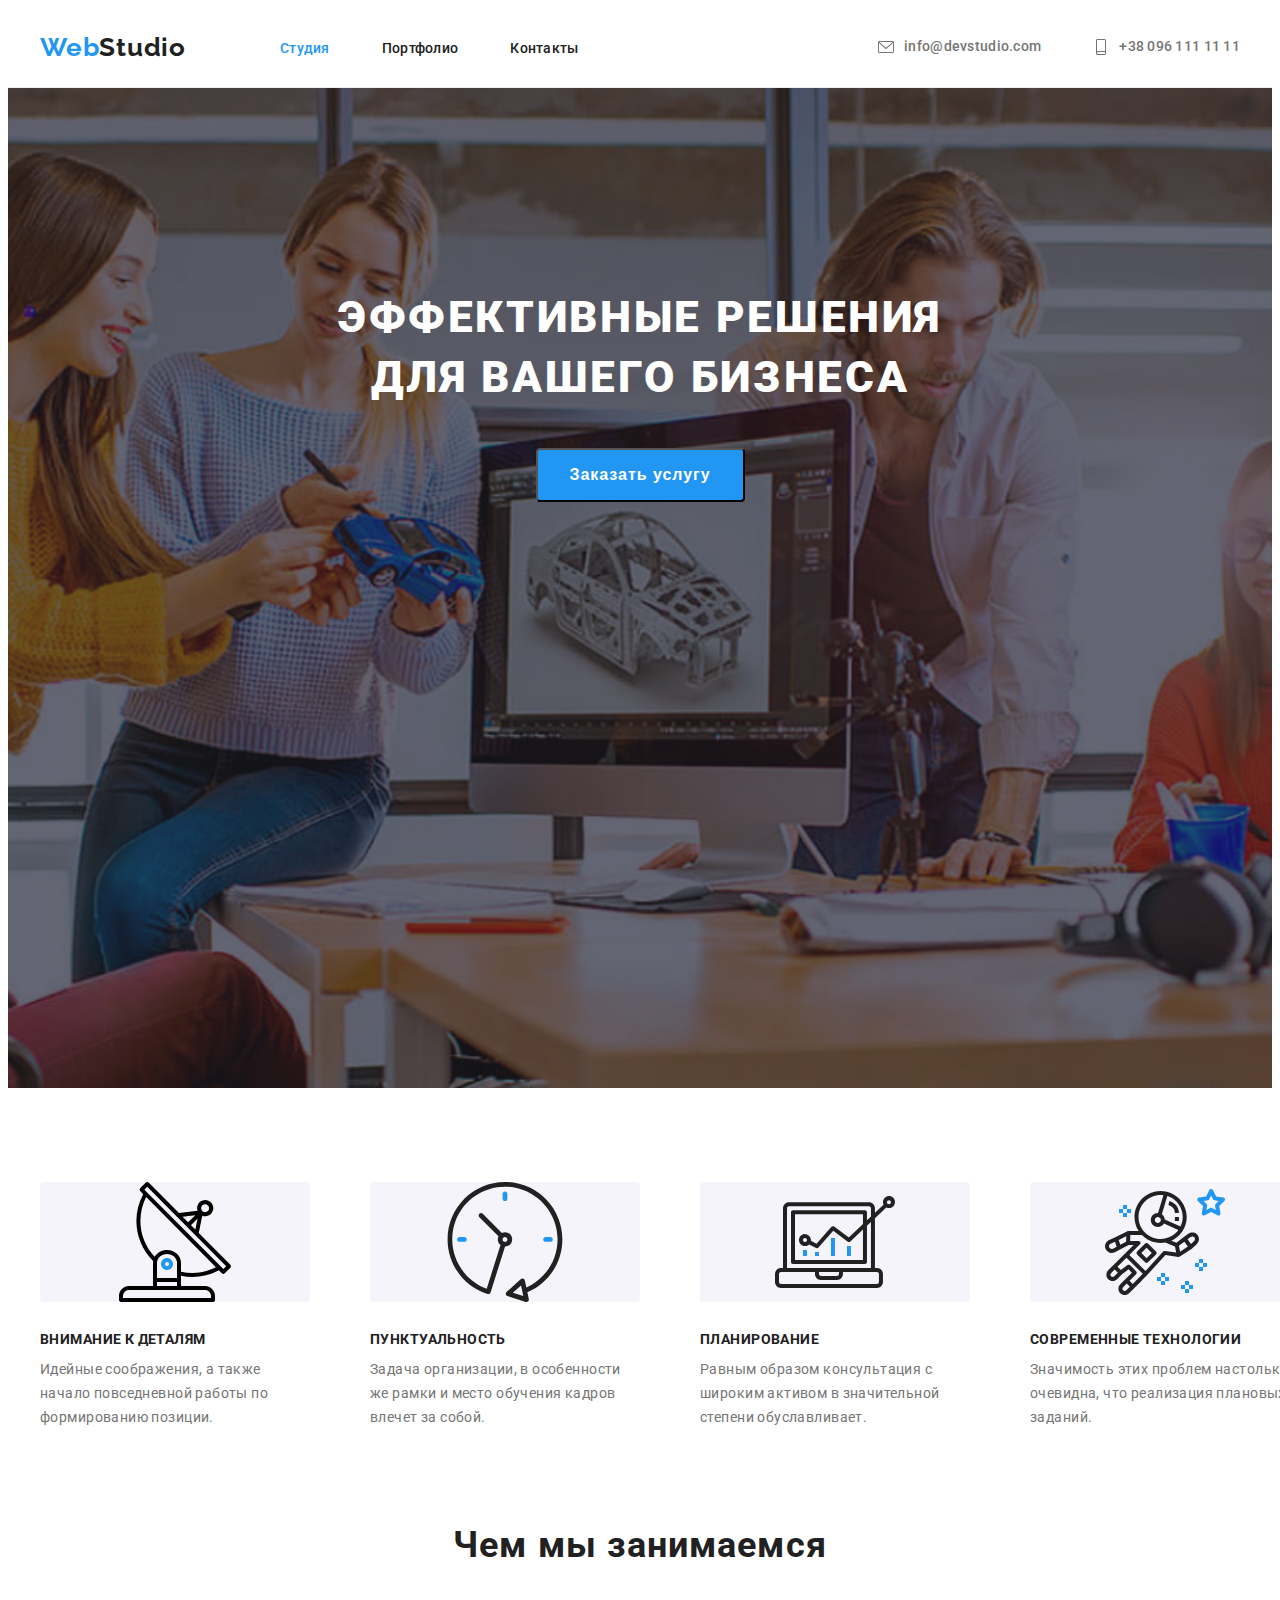
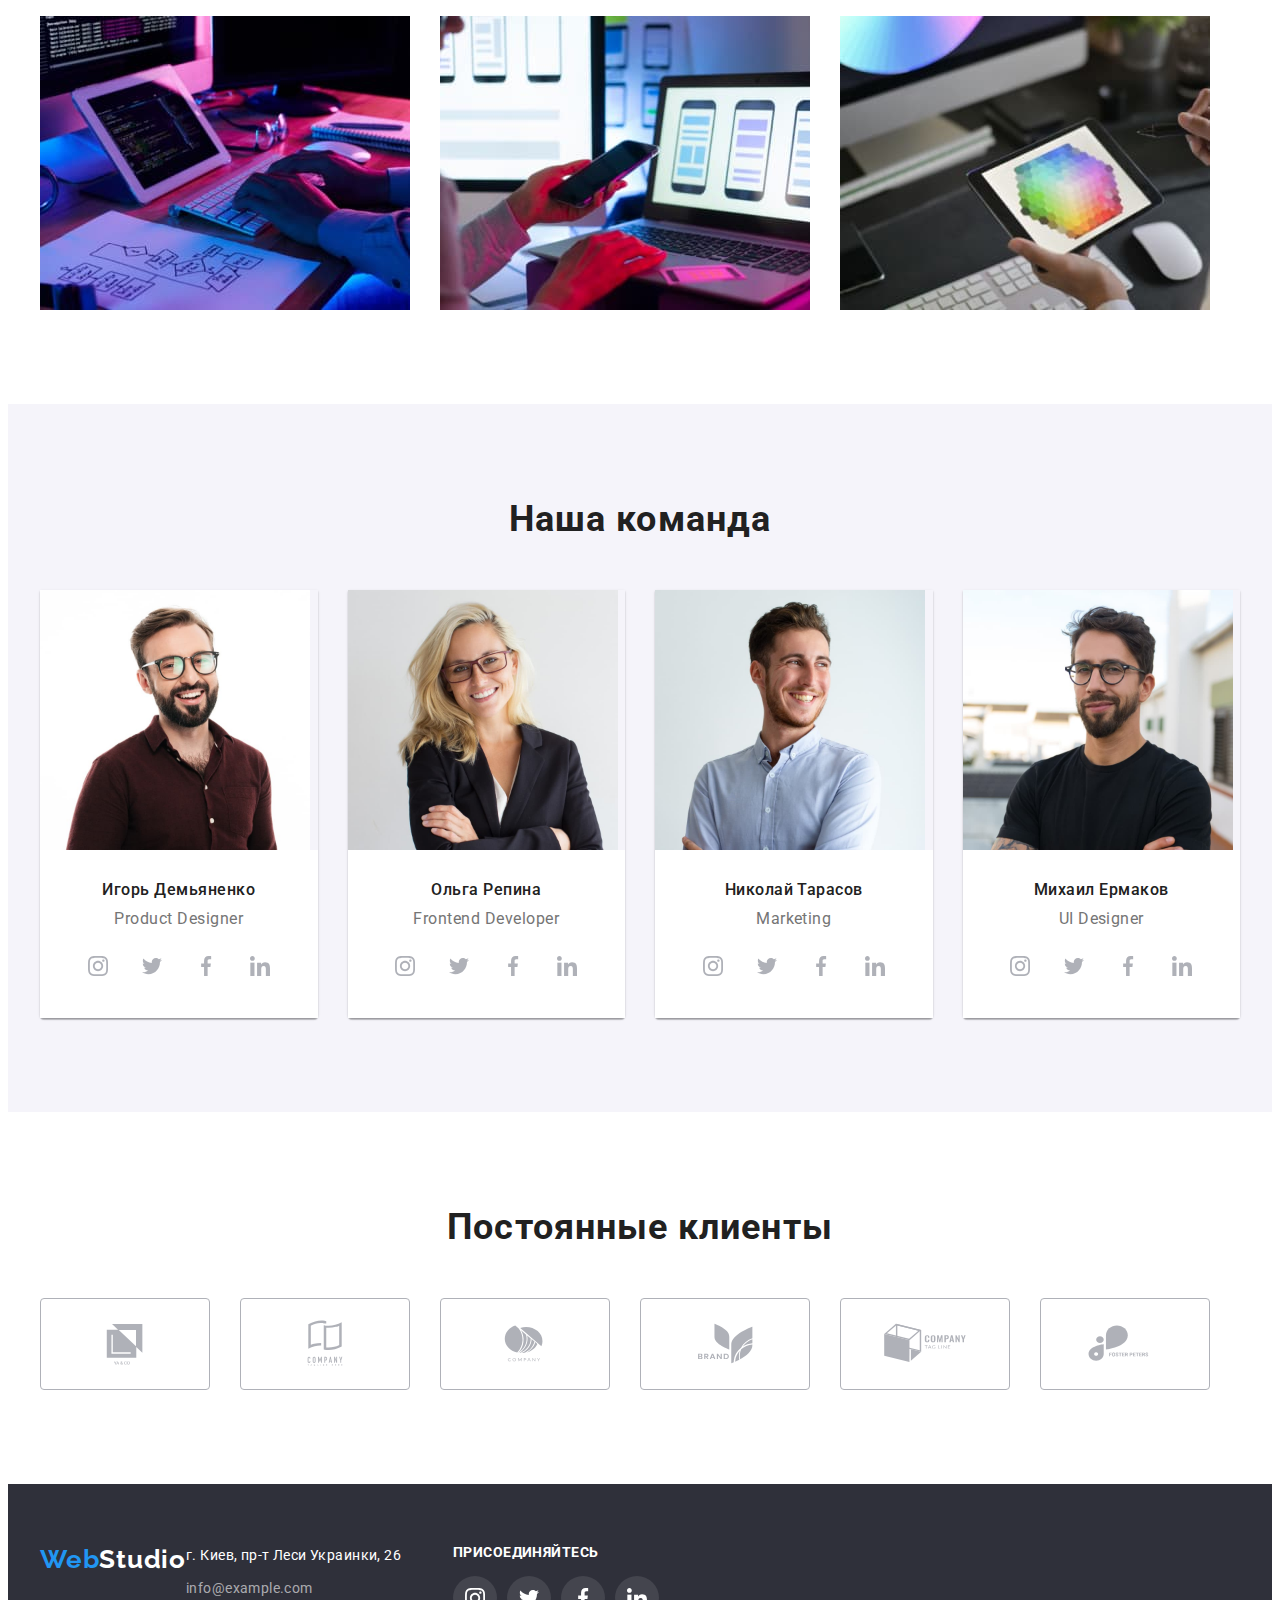
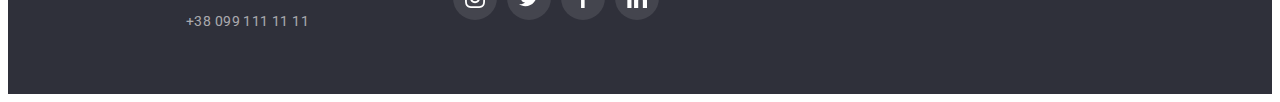
<file: index.html>
<!DOCTYPE html>
<html lang="ru">

<head>
  <meta charset="UTF-8" />
  <meta name="viewport" content="width=device-width, initial-scale=1.0" />
  <title>Document</title>
  <link rel="preconnect" href="https://fonts.googleapis.com">
  <link rel="preconnect" href="https://fonts.gstatic.com" crossorigin>
  <link href="https://fonts.googleapis.com/css2?family=Raleway:wght@700&family=Roboto:wght@400;500;700;900&display=swap"
    rel="stylesheet">
  <link rel="stylesheet" href="https://cdnjs.cloudflare.com/ajax/libs/modern-normalize/1.1.0/modern-normalize.min.css"
    integrity="sha512-wpPYUAdjBVSE4KJnH1VR1HeZfpl1ub8YT/NKx4PuQ5NmX2tKuGu6U/JRp5y+Y8XG2tV+wKQpNHVUX03MfMFn9Q=="
    crossorigin="anonymous" referrerpolicy="no-referrer" />
  <link rel="stylesheet" href="./css/styles.css" />
</head>

<body>
  <!-- Шапка сайта -->
  <header class="header">
    <div class="container">
      <nav class="header-navigation">
        <a class="header-logo link" href="/">
          Web<span class="header-studio">Studio</span>
        </a>


        <ul class="header-list list ">
          <li class="header-item"><a href="index.html" class="header-link current  link">Студия</a></li>
          <li class="header-item"><a href=" ./portfolio.html" class="header-link link">Портфолио</a></li>
          <li class="header-item"><a href="" class="header-link  link"> Контакты</a></li>
        </ul>

        <ul class="header-mail-tel">
          <li class="header-mail list"><a href="" class="mail-link link"><svg class="mail-social-icon" width="16"
                height="16">
                <use href="./images/icons.svg#icon-envelope"></use>
              </svg>info@devstudio.com</a></li>
          <li class="header-tel list"><a href="" class="tel-link link"><svg class="tel-social-icon" width="16"
                height="16">
                <use href="./images/icons.svg#icon-smartphone"></use>
              </svg>+38 096 111 11 11</a></li>
        </ul>
      </nav>
    </div>
  </header>

  <main>
    <!-- Герой -->
    <section class="hero">
      <div class="container hero-container">
        <h1 class="hero-text">Эффективные решения<br> для вашего бизнеса</h1>
        <button class="hero-btn" type="button">Заказать услугу</button>
      </div>
    </section>

    <!-- Преимущества -->
    <section class="advantage">
      <div class="container container-advantage">
        <h2></h2>

        <ul class="advantage-list list">
          <li class="advantage-item ">
            <svg class="advantage-social-icon" width="70" height="70">
              <use href="./images/icons.svg#icon-antenna-1"></use>
            </svg>
            <h3 class="advantage-pre-tittle">Внимание к деталям</h3>
            <p class="advantage-tittle">
              Идейные соображения, а также начало повседневной работы по формированию позиции.
            </p>

          </li>
          <li class="advantage-item ">
            <svg class="advantage-social-icon" width="70" height="70">
              <use href="./images/icons.svg#icon-clock-1"></use>
            </svg>
            <h3 class="advantage-pre-tittle">Пунктуальность</h3>
            <p class="advantage-tittle">
              Задача организации, в особенности же рамки и место обучения кадров влечет за собой.
            </p>
          </li>
          <li class="advantage-item ">
            <svg class="advantage-social-icon" width="70" height="70">
              <use href="./images/icons.svg#icon-diagram-1"></use>
            </svg>
            <h3 class="advantage-pre-tittle">Планирование</h3>
            <p class="advantage-tittle">
              Равным образом консультация с широким активом в значительной степени обуславливает.
            </p>
          </li>
          <li class="advantage-item ">
            <svg class="advantage-social-icon" width="70" height="70">
              <use href="./images/icons.svg#icon-astronaut-1"></use>
            </svg>
            <h3 class="advantage-pre-tittle">Современные технологии</h3>
            <p class="advantage-tittle">
              Значимость этих проблем настолько очевидна, что реализация плановых заданий.
            </p>
          </li>
        </ul>
      </div>
    </section>

    <!-- Примеры работ -->
    <section class="examples">
      <div class="container container-examples">
        <h2 class="examples-text">Чем мы занимаемся</h2>

        <ul class="examples-list list">
          <li class="examples-item">
            <img src="./images/img1.jpg" alt="планшет" width="370" />
          </li>
          <li class="examples-item">
            <img src="./images/img2.jpg" alt="ноутбук" width="370" />
          </li>
          <li class="examples-item">
            <img src="./images/img3.jpg" alt="планшет" width="370" />
          </li>
        </ul>
      </div>
    </section>

    <!-- Наша команда -->
    <section class="team">
      <div class="container container-examples">
        <h2 class="team-text">Наша команда</h2>

        <ul class="team-list list">
          <li class="team-item">
            <img src="./images/img4.jpg" alt="продакт менеджер" width="270" />
            <div class="team-item-content">
              <h3 class="team-aftertext"> Игорь Демьяненко</h3>
              <p class="team-pretext">Product Designer</p>
              <ul class="team-social-list list">
                <li class="team-social-item">
                  <a href="" class="team-social-link">
                    <svg class="team-social-icon" width="20" height="20">
                      <use href="./images/icons.svg#icon-instagram-2"></use>
                    </svg>
                  </a>
                </li>
                <li class="team-social-item">
                  <a href="" class="team-social-link">
                    <svg class="team-social-icon" width="20" height="20">
                      <use href="./images/icons.svg#icon-twitter-1"></use>
                    </svg></a>
                </li>
                <li class="team-social-item">
                  <a href="" class="team-social-link">
                    <svg class="team-social-icon" width="20" height="20">
                      <use href="./images/icons.svg#icon-facebook-1"></use>
                    </svg></a>
                </li>
                <li class="team-social-item">
                  <a href="" class="team-social-link">
                    <svg class="team-social-icon" width="20" height="20">
                      <use href="./images/icons.svg#icon-linkedin-1"></use>
                    </svg></a>
                </li>
              </ul>
            </div>
          </li>
          <li class="team-item">
            <img src="./images/img5.jpg" alt="фронтенд розробник" width="270" />
            <div class="team-item-content">
              <h3 class="team-aftertext"> Ольга Репина</h3>
              <p class="team-pretext"> Frontend Developer</p>
              <ul class="team-social-list list">
                <li class="team-social-item">
                  <a href="" class="team-social-link">
                    <svg class="team-social-icon" width="20" height="20">
                      <use href="./images/icons.svg#icon-instagram-2"></use>
                    </svg>
                  </a>
                </li>
                <li class="team-social-item">
                  <a href="" class="team-social-link">
                    <svg class="team-social-icon" width="20" height="20">
                      <use href="./images/icons.svg#icon-twitter-1"></use>
                    </svg></a>
                </li>
                <li class="team-social-item">
                  <a href="" class="team-social-link">
                    <svg class="team-social-icon" width="20" height="20">
                      <use href="./images/icons.svg#icon-facebook-1"></use>
                    </svg></a>
                </li>
                <li class="team-social-item">
                  <a href="" class="team-social-link">
                    <svg class="team-social-icon" width="20" height="20">
                      <use href="./images/icons.svg#icon-linkedin-1"></use>
                    </svg></a>
                </li>
              </ul>
            </div>
          </li>
          <li class="team-item">
            <img src="./images/img6.jpg" alt="маркетолог" width="270" />
            <div class="team-item-content">
              <h3 class="team-aftertext"> Николай Тарасов</h3>
              <p class="team-pretext">Marketing</p>
              <ul class="team-social-list list">
                <li class="team-social-item">
                  <a href="" class="team-social-link">
                    <svg class="team-social-icon" width="20" height="20">
                      <use href="./images/icons.svg#icon-instagram-2"></use>
                    </svg>
                  </a>
                </li>
                <li class="team-social-item">
                  <a href="" class="team-social-link">
                    <svg class="team-social-icon" width="20" height="20">
                      <use href="./images/icons.svg#icon-twitter-1"></use>
                    </svg></a>
                </li>
                <li class="team-social-item">
                  <a href="" class="team-social-link">
                    <svg class="team-social-icon" width="20" height="20">
                      <use href="./images/icons.svg#icon-facebook-1"></use>
                    </svg></a>
                </li>
                <li class="team-social-item">
                  <a href="" class="team-social-link">
                    <svg class="team-social-icon" width="20" height="20">
                      <use href="./images/icons.svg#icon-linkedin-1"></use>
                    </svg></a>
                </li>
              </ul>
            </div>
          </li>
          <li class="team-item">
            <img src="./images/img7.jpg" alt="дизайнер" width="270" />
            <div class="team-item-content">
              <h3 class="team-aftertext"> Михаил Ермаков</h3>
              <p class="team-pretext">UI Designer</p>
              <ul class="team-social-list list">
                <li class="team-social-item">
                  <a href="" class="team-social-link">
                    <svg class="team-social-icon" width="20" height="20">
                      <use href="./images/icons.svg#icon-instagram-2"></use>
                    </svg>
                  </a>
                </li>
                <li class="team-social-item">
                  <a href="" class="team-social-link">
                    <svg class="team-social-icon" width="20" height="20">
                      <use href="./images/icons.svg#icon-twitter-1"></use>
                    </svg></a>
                </li>
                <li class="team-social-item">
                  <a href="" class="team-social-link">
                    <svg class="team-social-icon" width="20" height="20">
                      <use href="./images/icons.svg#icon-facebook-1"></use>
                    </svg></a>
                </li>
                <li class="team-social-item">
                  <a href="" class="team-social-link">
                    <svg class="team-social-icon" width="20" height="20">
                      <use href="./images/icons.svg#icon-linkedin-1"></use>
                    </svg></a>
                </li>
              </ul>
            </div>
          </li>
        </ul>
      </div>
    </section>
    <!-- ------------------------ПОСТОЯННЫЕ КЛИЕНТЫ-------------------------------- -->
    <section class="clients">
      <div class="container container-clients ">
        <h2 class="clients-text">Постоянные клиенты</h2>
        <ul class="clients-social-list list">
          <li class="clients-social-item">
            <a href="" class="clients-social-link">
              <svg class="clients-social-icon" width="172" height="92">
                <use href="./images/icons.svg#icon-Logo"></use>
              </svg>
            </a>
          </li>
          <li class="clients-social-item">
            <a href="" class="clients-social-link">
              <svg class="clients-social-icon" width="170" height="92">
                <use href="./images/icons.svg#icon-Logo-1"></use>
              </svg></a>
          </li>
          <li class="clients-social-item">
            <a href="" class="clients-social-link">
              <svg class="clients-social-icon" width="170" height="92">
                <use href="./images/icons.svg#icon-Logo-2"></use>
              </svg></a>
          </li>
          <li class="clients-social-item">
            <a href="" class="clients-social-link">
              <svg class="clients-social-icon" width="170" height="92">
                <use href="./images/icons.svg#icon-Logo-3"></use>
              </svg></a>
          </li>
          <li class="clients-social-item">
            <a href="" class="clients-social-link">
              <svg class="clients-social-icon" width="170" height="92">
                <use href="./images/icons.svg#icon-Logo-4"></use>
              </svg></a>
          </li>
          <li class="clients-social-item">
            <a href="" class="clients-social-link">
              <svg class="clients-social-icon" width="170" height="92">
                <use href="./images/icons.svg#icon-Logo-5"></use>
              </svg></a>
          </li>
        </ul>
      </div>
    </section>
  </main>

  <!-- Футер -->
  <footer class="footer">
    <div class="container footer-container">
      <div class="container-footer-logo">
        <a class="footer-logo link" href="/">
          Web<span class="footer-studio">Studio</span>
        </a>
      </div>

      <address class="adress">

        <ul class="adress-list list">
          <li class="adress-item">
            <a class="footer-gps link"
              href="https://www.google.com/maps/place/%D0%B1%D1%83%D0%BB.+%D0%9B%D0%B5%D1%81%D0%B8+%D0%A3%D0%BA%D1%80%D0%B0%D0%B8%D0%BD%D0%BA%D0%B8,+26,+%D0%9A%D0%B8%D0%B5%D0%B2,+02000/@50.4265807,30.5361971,17z/data=!3m1!4b1!4m5!3m4!1s0x40d4cf0e033ecbe9:0x57a4dffefec77da0!8m2!3d50.4265807!4d30.5383858">
              г. Киев, пр-т Леси Украинки, 26 </a>
          </li>
          <li class="adress-item">
            <a class="footer-mail link" href="mailto:info@example.com">info@example.com</a>
          </li>
          <li class="adress-item">
            <a class="footer-tel link" href="tel:+38 099 111 11 11">+38 099 111 11 11</a>
          </li>
        </ul>
      </address>

      <div class="footer-join">
        <p class="join">ПРИСОЕДИНЯЙТЕСЬ</p>
        <ul class="footer-social-list list">
          <li class="footer-social-item">
            <a href="" class="footer-social-link">
              <svg class="footer-social-icon" width="20" height="20">
                <use href="./images/icons.svg#icon-instagram-2"></use>
              </svg>
            </a>
          </li>
          <li class="footer-social-item">
            <a href="" class="footer-social-link">
              <svg class="footer-social-icon" width="20" height="20">
                <use href="./images/icons.svg#icon-twitter-1"></use>
              </svg></a>
          </li>
          <li class="footer-social-item">
            <a href="" class="footer-social-link">
              <svg class="footer-social-icon" width="20" height="20">
                <use href="./images/icons.svg#icon-facebook-1"></use>
              </svg></a>
          </li>
          <li class="footer-social-item">
            <a href="" class="footer-social-link">
              <svg class="footer-social-icon" width="20" height="20">
                <use href="./images/icons.svg#icon-linkedin-1"></use>
              </svg></a>
          </li>
        </ul>

      </div>
    </div>
  </footer>
</body>

</html>
</file>
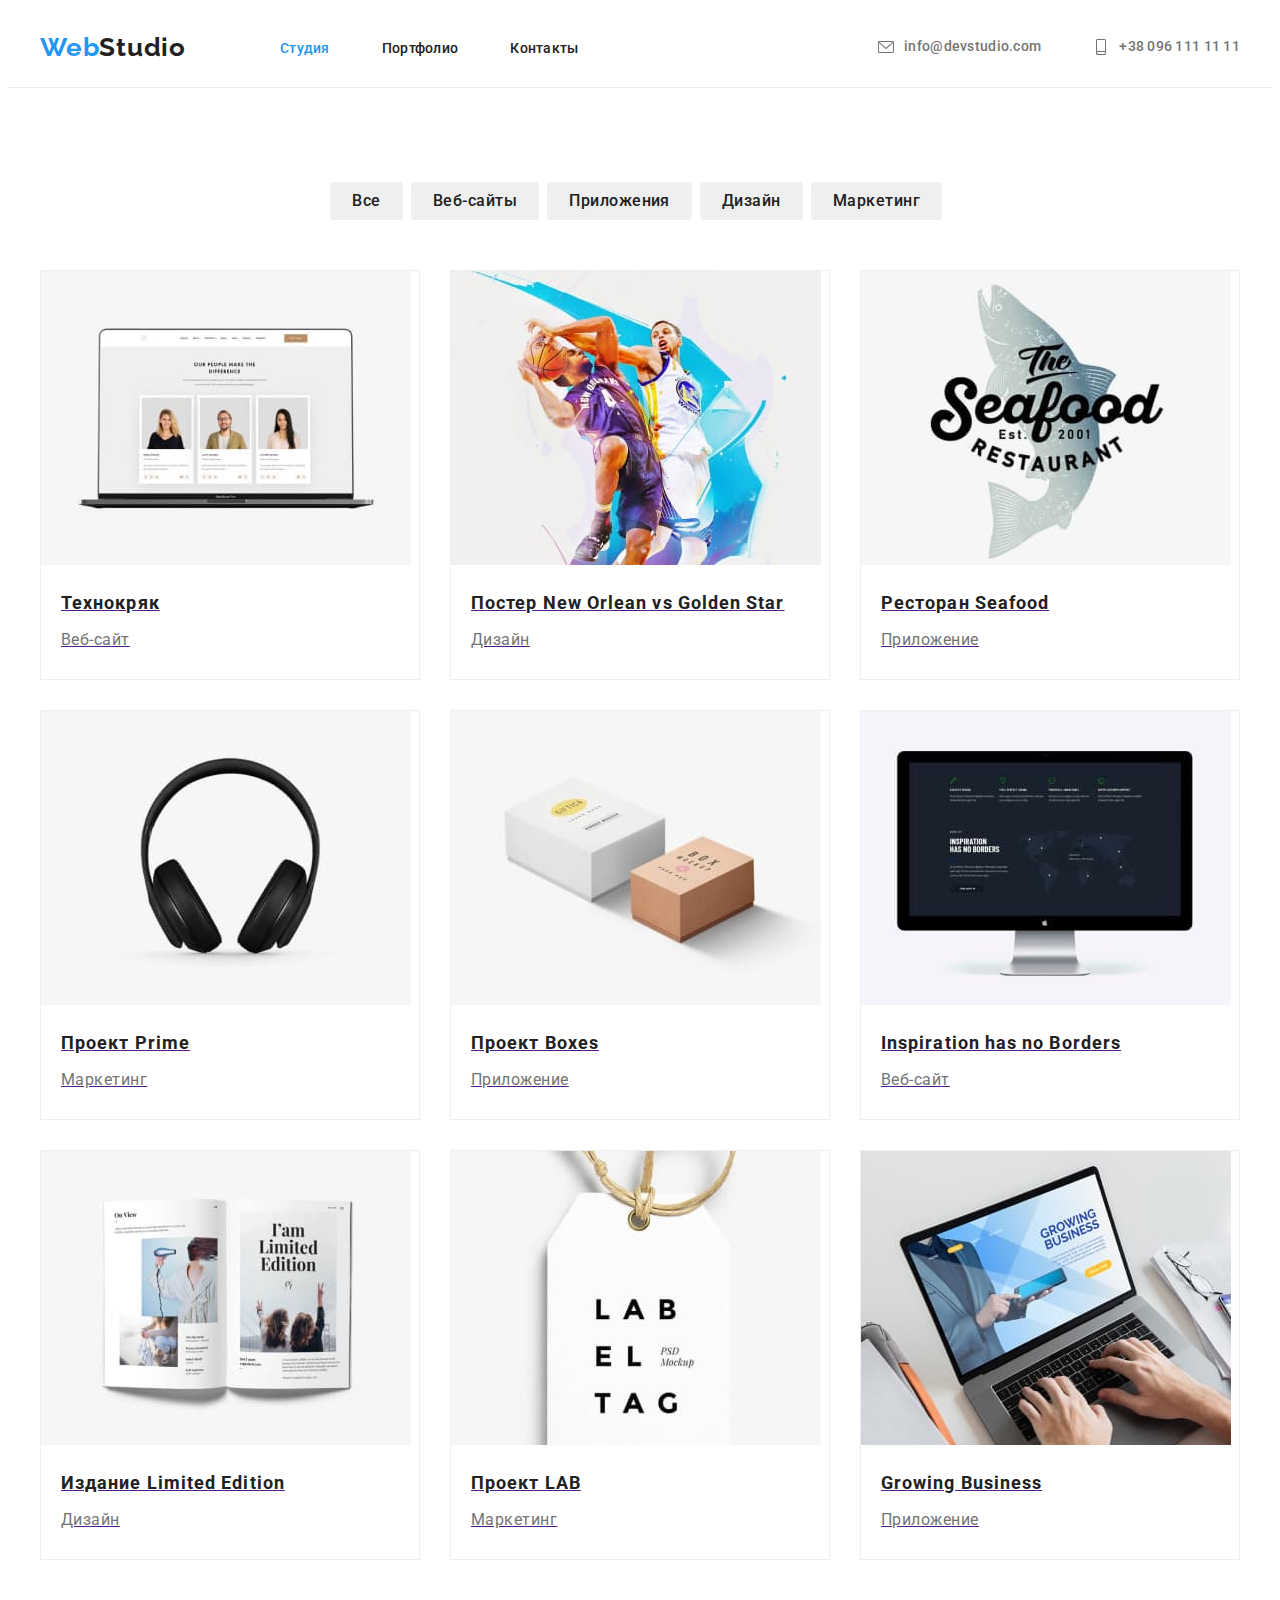
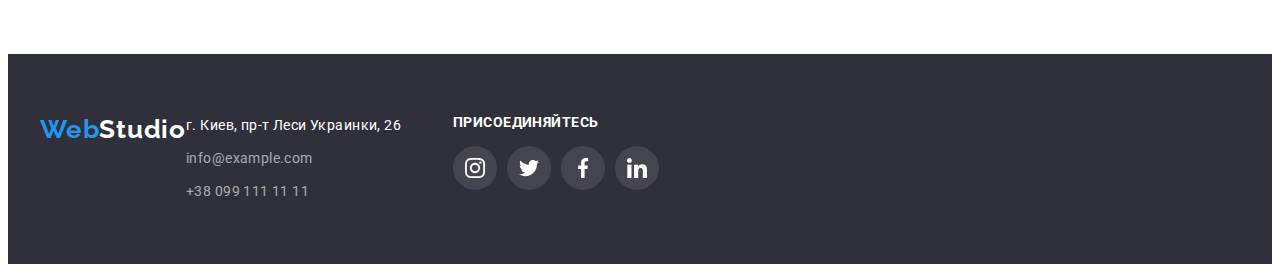
<file: portfolio.html>
<!DOCTYPE html>
<html lang="ru">

<head>
    <meta charset="UTF-8" />
    <meta name="viewport" content="width=device-width, initial-scale=1.0" />
    <title>Document</title>
    <link rel="preconnect" href="https://fonts.googleapis.com">
    <link rel="preconnect" href="https://fonts.gstatic.com" crossorigin>
    <link
        href="https://fonts.googleapis.com/css2?family=Raleway:wght@700&family=Roboto:wght@400;500;700;900&display=swap"
        rel="stylesheet">
    <link rel="stylesheet" href="https://cdnjs.cloudflare.com/ajax/libs/modern-normalize/1.1.0/modern-normalize.min.css"
        integrity="sha512-wpPYUAdjBVSE4KJnH1VR1HeZfpl1ub8YT/NKx4PuQ5NmX2tKuGu6U/JRp5y+Y8XG2tV+wKQpNHVUX03MfMFn9Q=="
        crossorigin="anonymous" referrerpolicy="no-referrer" />
    <link rel="stylesheet" href="./css/styles.css" />
</head>

<body>
    <!-- Шапка сайта -->
    <header class="header">
        <div class="container">
            <nav class="header-navigation">
                <a class="header-logo link" href="/">
                    Web<span class="header-studio">Studio</span>
                </a>


                <ul class="header-list list ">
                    <li class="header-item"><a href="index.html" class="header-link current  link">Студия</a></li>
                    <li class="header-item"><a href=" ./portfolio.html" class="header-link link">Портфолио</a></li>
                    <li class="header-item"><a href="" class="header-link  link"> Контакты</a></li>
                </ul>

                <ul class="header-mail-tel">
                    <li class="header-mail list"><a href="" class="mail-link link"><svg class="mail-social-icon"
                                width="16" height="16">
                                <use href="./images/icons.svg#icon-envelope"></use>
                            </svg>info@devstudio.com</a></li>
                    <li class="header-tel list"><a href="" class="tel-link link"><svg class="tel-social-icon" width="16"
                                height="16">
                                <use href="./images/icons.svg#icon-smartphone"></use>
                            </svg>+38 096 111 11 11</a></li>
                </ul>
            </nav>
        </div>
    </header>
    <main>
        <!-- Кнопки -->
        <section class="main-menu">
            <div class="container">
                <h1 class="main-menu-buttons">Кнопки</h1>
                <div class="container-buttons">
                    <ul class="main-menu-list list">
                        <li class="main-menu-item"><button class="main-btn" type="button">Все</button></li>
                        <li class="main-menu-item"><button class="main-btn" type="button">Веб-сайты</button></li>
                        <li class="main-menu-item"><button class="main-btn" type="button">Приложения</button></li>
                        <li class="main-menu-item"><button class="main-btn" type="button">Дизайн</button></li>
                        <li class="main-menu-item"><button class="main-btn" type="button">Маркетинг</button></li>

                    </ul>
                </div>

                <!-- Портфолио -->
                <ul class="portfolio-list list">
                    <li class="portfolio-item"><a class="portfolio-link" href=""><img src="./images/portfolio1.jpg"
                                alt="ноутбук" width="370" />
                            <div class="portfolio-item-content">
                                <h2 class="portfolio-text ">Технокряк</h2>
                                <p class="portfolio-pretext">Веб-сайт</p>
                            </div>
                        </a></li>
                    <li class="portfolio-item"><a class="portfolio-link" href=""><img src="./images/portfolio2.jpg"
                                alt="два баскетболиста" width="370" />
                            <div class="portfolio-item-content">
                                <h2 class="portfolio-text">Постер New Orlean vs Golden Star</h2>
                                <p class="portfolio-pretext">Дизайн</p>
                            </div>
                        </a></li>
                    <li class="portfolio-item"><a class="portfolio-link" href=""><img src="./images/portfolio3.jpg"
                                alt="лого ресторана" width="370" />
                            <div class="portfolio-item-content">
                                <h2 class="portfolio-text">Ресторан Seafood</h2>
                                <p class="portfolio-pretext">Приложение</p>
                            </div>
                        </a></li>

                    <li class="portfolio-item"><a class="portfolio-link" href=""><img src="./images/portfolio4.jpg"
                                alt="наушники" width="370" />
                            <div class="portfolio-item-content">
                                <h2 class="portfolio-text">Проект Prime</h2>
                                <p class="portfolio-pretext">Маркетинг</p>
                            </div>
                        </a></li>
                    <li class="portfolio-item"><a class="portfolio-link" href=""><img src="./images/portfolio5.jpg"
                                alt="две коробки" width="370" />
                            <div class="portfolio-item-content">
                                <h2 class="portfolio-text">Проект Boxes</h2>
                                <p class="portfolio-pretext">Приложение</p>
                            </div>
                        </a></li>
                    <li class="portfolio-item"><a class="portfolio-link" href=""><img src="./images/portfolio6.jpg"
                                alt="монитор" width="370" />
                            <div class="portfolio-item-content">
                                <h2 class="portfolio-text">Inspiration has no Borders</h2>
                                <p class="portfolio-pretext">Веб-сайт</p>
                            </div>
                        </a></li>

                    <li class="portfolio-item"><a class="portfolio-link" href=""><img src="./images/portfolio7.jpg"
                                alt="журнал" width="370" />
                            <div class="portfolio-item-content">
                                <h2 class="portfolio-text">Издание Limited Edition</h2>
                                <p class="portfolio-pretext">Дизайн</p>
                            </div>
                        </a></li>
                    <li class="portfolio-item"><a class="portfolio-link" href=""><img src="./images/portfolio8.jpg"
                                alt="эмблема" width="370" />
                            <div class="portfolio-item-content">
                                <h2 class="portfolio-text">Проект LAB</h2>
                                <p class="portfolio-pretext">Маркетинг</p>
                            </div>
                        </a></li>
                    <li class="portfolio-item"><a class="portfolio-link" href=""><img src="./images/portfolio9.jpg"
                                alt="ноутбук" width="370" />
                            <div class="portfolio-item-content">
                                <h2 class="portfolio-text">Growing Business</h2>
                                <p class="portfolio-pretext">Приложение</p>
                            </div>
                        </a></li>

                </ul>
            </div>
        </section>
    </main>
    <!-- Футер -->
    <footer class="footer">
        <div class="container footer-container">
            <div class="container-footer-logo">
                <a class="footer-logo link" href="/">
                    Web<span class="footer-studio">Studio</span>
                </a>
            </div>

            <address class="adress">
                <ul class="adress-list list">
                    <li class="adress-item">
                        <a class="footer-gps link"
                            href="https://www.google.com/maps/place/%D0%B1%D1%83%D0%BB.+%D0%9B%D0%B5%D1%81%D0%B8+%D0%A3%D0%BA%D1%80%D0%B0%D0%B8%D0%BD%D0%BA%D0%B8,+26,+%D0%9A%D0%B8%D0%B5%D0%B2,+02000/@50.4265807,30.5361971,17z/data=!3m1!4b1!4m5!3m4!1s0x40d4cf0e033ecbe9:0x57a4dffefec77da0!8m2!3d50.4265807!4d30.5383858">
                            г. Киев, пр-т Леси Украинки, 26 </a>
                    </li>
                    <li class="adress-item">
                        <a class="footer-mail link" href="mailto:info@example.com">info@example.com</a>
                    </li>
                    <li class="adress-item">
                        <a class="footer-tel link" href="tel:+38 099 111 11 11">+38 099 111 11 11</a>
                    </li>
                </ul>
            </address>

            <div class="footer-join">
                <p class="join">ПРИСОЕДИНЯЙТЕСЬ</p>
                <ul class="footer-social-list list">
                    <li class="footer-social-item">
                        <a href="" class="footer-social-link">
                            <svg class="footer-social-icon" width="20" height="20">
                                <use href="./images/icons.svg#icon-instagram-2"></use>
                            </svg>
                        </a>
                    </li>
                    <li class="footer-social-item">
                        <a href="" class="footer-social-link">
                            <svg class="footer-social-icon" width="20" height="20">
                                <use href="./images/icons.svg#icon-twitter-1"></use>
                            </svg></a>
                    </li>
                    <li class="footer-social-item">
                        <a href="" class="footer-social-link">
                            <svg class="footer-social-icon" width="20" height="20">
                                <use href="./images/icons.svg#icon-facebook-1"></use>
                            </svg></a>
                    </li>
                    <li class="footer-social-item">
                        <a href="" class="footer-social-link">
                            <svg class="footer-social-icon" width="20" height="20">
                                <use href="./images/icons.svg#icon-linkedin-1"></use>
                            </svg></a>
                    </li>
                </ul>
            </div>
        </div>
    </footer>
</body>

</html>
</file>
<file: css/styles.css>
:root {
  --main-tittle-color: #212121;
  --tittle-text-color: #757575;
  --accent-color:      #2196f3;
    --first-text-color:  #2F303A;
  --second-text-color: #F5F4FA;
  --third-text-color: #E5E5E5;
  --fourth-text-color: #ffffff;
  --fifth-text-color: rgba(255, 255, 255, 0.6);
  --sixth-text-color: #AFB1B8;
}
p,
h1,
h2,
h3,
h4,
h5,
h6{
  margin: 0;
}

ul{
  margin: 0;
  padding: 0;
}
button{
  cursor: pointer;
}
img{
  display: block;
  max-width: 100%;
  height: auto;
}

.container{ 
  width: 1200px;
  padding-left: 15px;
  padding-right: 15px;
  margin: 0 auto;
}
body {
  font-family: "Roboto", sans-serif;
  color:var(--main-tittle-color);
}
.list {
  list-style: none;
}
.link {
  text-decoration: none;
}
 /* ----------------------------------------------------------------HEADER----------------------- */
.header{
  padding-top: 24px;
  padding-bottom: 24px;
 border-bottom: 1px solid #ECECEC;
}
 .header-navigation{
  display: flex;
  align-items: center;

}
.header-container{
  display: flex;
  align-items: center;
}
 .header-logo {
  font-family: Raleway;
  font-weight: 700;
  font-size: 26px;
  line-height: 1.19;
  letter-spacing: 0.03em;
  margin-right: 94px;
  color:var(--accent-color);
}
.header-studio  {
  font-family: Raleway;
  font-weight: 700;
  font-size: 26px;
  line-height: 1.19;
  letter-spacing: 0.03em;
  color:var(--main-tittle-color);
}
.header-list .header-link.current{
  color: var(--accent-color);
}
.header-list{
  display: flex;
}
.header-item{
  margin-right: 52px;
}
.header-item:last-child{
  margin:right 0px ;
}
.header-link{
font-weight: 500;
font-size: 14px;
line-height: 1.14;
letter-spacing: 0.02em;
color:var(--main-tittle-color);
}
.header-link:hover,
.header-link:focus {
  color:var(--accent-color);
}
.mail-social-icon{
  display: flex;
  margin-right: 10px;
  align-items: center;
  fill: currentColor;
}
.header-mail-tel{
  display: flex;
margin-left: auto;
}
.tel-social-icon{
display: flex;
  align-items: center;
  margin-right: 10px;
  fill: currentColor;
}
.mail-link{
  display: flex;}
 
.tel-link{
  display: flex;}

.header-mail-tel a {
font-weight: 500;
font-size: 14px;
line-height: 1.14;
letter-spacing: 0.02em;
color: var(--tittle-text-color);
}
.header-mail-tel a:hover,
.header-mail-tel a:focus{
  color:var(--accent-color);
}
.header-mail{
  margin-right: 52px;
}
 /* ----------------------------------------------------------------HERO----------------------- */
.hero{
  padding: 200px 0px;
height: 600px;
background-image: linear-gradient(rgba(47, 48, 58, 0.4), rgba(47, 48, 58, 0.4)),
 url('../images/fonImg.jpg');
 background-repeat: no-repeat;
 background-position: center;
 background-size: cover;
  background-color:var(--first-text-color);
  
}
 .hero-text{
font-style: normal;
font-weight: 900;
font-size: 44px;
line-height: 1.36;
text-align: center;
letter-spacing: 0.06em;
text-transform: uppercase;
margin-bottom: 40px;
color:var(--fourth-text-color);
}
.hero-btn{
  display: inline-block;
  padding: 10px 32px;
}
.hero-btn{
font-weight: 700;
font-size: 16px;
line-height: 1.87;
display: flex;
align-items: center;
text-align: center;
border-radius: 4px;
margin-right: auto;
margin-left: auto;
letter-spacing: 0.06em;
color:var(--fourth-text-color);
background-color:var(--accent-color);
 cursor: pointer;
}
 /* ----------------------------------------------------------------ADVANTAGE----------------------- */

 .advantage{
  background-color: var(--fourth-text-color);
padding-top: 94px ;
}
.advantage-list{
  display: flex;
}

.advantage-item{
margin-right: 30px;
}
.advantage-item:last-child{
  margin-right: 0px ;
}


 .advantage-pre-tittle{
font-weight: 700;
font-size: 14px;
width: 270px;
margin-bottom: 10px;
line-height: 1.14;
letter-spacing: 0.03em;
text-transform: uppercase;
color:var(--main-tittle-color);
}
.advantage-tittle{
font-size: 14px;
line-height: 1.71;
width: 270px;
letter-spacing: 0.03em;
color:var(--tittle-text-color);
}

    
.advantage-social-icon{
   margin-bottom: 30px;
  margin-right: 30px;
  width:270px ;
  height:120px ;
    display: flex;
    align-items: center;
    justify-content: center;
    background-color: var(--second-text-color);
    box-sizing: content-box;
    border-radius: 4px;
}
 /* ----------------------------------------------------------------EXAMPLES----------------------- */
.examples{
background-color: var(--fourth-text-color);
padding: 94px 0px;
}
.examples-item{
  margin-right: 30px;
}
.examples-item:last-child{
  margin-right: 0px ;}
.examples-list{
  display: flex;
}
 .examples-text{
font-weight: 700;
font-size: 36px;
line-height: 1.17;
text-align: center;
margin-bottom: 50px;
letter-spacing: 0.03em;
color:var(--main-tittle-color);
}
 /* ----------------------------------------------------------------TEAM----------------------- */
.team{
  background-color: var(--second-text-color);
  padding: 94px 0px;
}
 .team-text{
font-weight: 700;
font-size: 36px;
line-height: 1.17;
margin-bottom: 50px;
align-items: center;
text-align: center;
letter-spacing: 0.03em;
color:var(--main-tittle-color);
}
.team-list{
  display: flex; 
  flex-wrap: wrap;
  margin-right: -30px;  
}
.team-item{
  box-shadow: 0px 1px 3px rgba(0, 0, 0, 0.12), 0px 1px 1px rgba(0, 0, 0, 0.14), 0px 2px 1px rgba(0, 0, 0, 0.2);
border-radius: 0px 0px 4px 4px;

  flex-basis: calc(100% / 4 - 30px);
  margin-right: 30px;   
}
.team-item:last-child{
  margin-right: 0px ;
  
}
  
.team-aftertext{
font-weight: 500;
font-size: 16px;
line-height: 1.19;
text-align: center;
margin-bottom: 10px;
letter-spacing: 0.03em;
color:var(--main-tittle-color);
}
.team-pretext {
  font-weight: 400;
font-size: 16px;
line-height: 1.19;
text-align: center;
letter-spacing: 0.03em;
color:var(--tittle-text-color);
}
.team-social-list{
  display: flex;
  justify-content: center;
  margin-top: 16px;
}
.team-social-item{
  width: 44px;
    height: 44px;
}
.team-social-item + .team-social-item {
    margin-left: 10px;
}
.team-social-link {
    width: 100%;
    height: 100%;
    border-radius: 50%;
    display: flex;
    align-items: center;
    justify-content: center;
    background-color:var(--fourth-text-color);
    color: var(--sixth-text-color); 
}

.team-social-icon {
    fill: currentColor;
}

.team-social-link:hover,
.team-social-link:focus {
    background-color:var(--accent-color);
    color: var(--fourth-text-color);
}
.team-item-content{
  padding: 30px 30px;
  background-color: var(--fourth-text-color);
}
/* -------------------------------------------------------clients---------------------------------- */
 .clients{
   background-color: var(--fourth-text-color);
  padding: 94px 0px;
 }
 .clients-text{
font-weight: 700;
font-size: 36px;
line-height: 1.17;
text-align: center;
letter-spacing: 0.03em;
margin-bottom: 50px;
 }
 .clients-social-list{
   display: flex;
 }
 .clients-social-link{
   width: 170px;
    height: 92px;
    border: 1px solid #AFB1B8;
box-sizing: border-box;
display: flex;
    align-items: center;
    justify-content: center;
border-radius: 4px;
margin-right: 30px;
 }
 .clients-social-icon{
   fill:var(--sixth-text-color);
 }
  .clients-social-icon:hover {
  fill: #03a9f4;
}
 
 /* ----------------------------------------------------------------FOOTER----------------------- */
.footer{
  background-color:var(--first-text-color) ;
  padding-top: 60px;
  padding-bottom: 60px;
}
.container-footer-logo{
  margin-bottom: 20px;
}
.adress-item{
  margin-bottom: 9px;
}
.adress-item:last-child{
  margin-bottom: 0px ;}

.footer-logo{
font-family: Raleway;
font-weight: 700;
font-size: 26px;
line-height: 1.19;
letter-spacing: 0.03em;
color:var(--accent-color);
}
.footer-studio{
font-family: Raleway;
font-weight: 700;
font-size: 26px;
line-height: 1.19;
letter-spacing: 0.03em;
color:var(--fourth-text-color);
}
.footer-gps {
  font-family: Roboto;
font-style: normal;
font-weight: 400;
font-size: 14px;
line-height: 1.71;
letter-spacing: 0.03em;
color:var(--fourth-text-color);
}
.footer-mail{
  font-family: Roboto;
font-style: normal;
font-weight: 400;
font-size: 14px;
line-height: 1.71;
letter-spacing: 0.03em;
color:var(--fifth-text-color);
}
.footer-tel{
  font-family: Roboto;
font-style: normal;
font-weight: 400;
font-size: 14px;
line-height: 1.71;
letter-spacing: 0.03em;
color:var(--fifth-text-color);
}

 .footer-container{
   display: flex;
 }
.footer-join{
  
  margin-left: 52px;
  
}
  
.join{
  font-family: Roboto;
 font-weight: 700;
font-size: 14px;
line-height: 16px;
letter-spacing: 0.03em;
text-transform: uppercase;
color: var(--fourth-text-color);
}


.footer-social-list{
  display: flex;
  justify-content: center;
  margin-top: 16px;
}
.footer-social-item{
  width: 44px;
    height: 44px;
}
.footer-social-item + .footer-social-item {
    margin-left: 10px;
}
.footer-social-link {
    width: 100%;
    height: 100%;
    border-radius: 50%;
    display: flex;
    align-items: center;
    justify-content: center;
    background-color:rgba(255, 255, 255, 0.1);
    color: var(--fourth-text-color); 
}

.footer-social-icon {
    fill: currentColor;
}

.footer-social-link:hover,
.footer-social-link:focus {
    background-color:var(--accent-color);
    color: #FFFFFF;
}
.footer-item-content{
  padding: 30px 30px;
  background-color:#FFFFFF;}


/* -------------------------------ПОРТФОЛИО----------------- */
.main-menu{
  background-color:var(--fourth-text-color);
  padding-top: 94px;
  padding-bottom: 94px;
}
.main-menu-list{
  display: flex;
  margin-bottom: 50px;
  justify-content: center;
}
.main-menu-buttons{
  display: none;
}
.main-menu-item{
  margin-right: 8px;
}
.main-btn{
  font-family: Roboto;
font-weight: 500;
font-size: 16px;
line-height: 1.62;
letter-spacing: 0.03em;
border-radius: 4px;
padding: 6px 22px;
min-width: 73px;
text-align: center;
border-radius: 4px;
color:var(--main-tittle-color);
border:var(--second-text-color);
}
.main-btn{
  cursor: pointer;}
.main-btn:hover,
.main-btn:focus{
  color:var(--fourth-text-color);
  background-color: var(--accent-color);
  box-shadow: 0px 3px 1px rgba(0, 0, 0, 0.1), 0px 1px 2px rgba(0, 0, 0, 0.08), 0px 2px 2px rgba(0, 0, 0, 0.12);
border-radius: 4px;
}
/* -----------------------------СЕТКА------------------------------ */
.portfolio-list{
  display: flex;
  flex-wrap: wrap;
  margin-right: -30px;
}
.portfolio-item{
flex-basis: calc(100% / 3 - 30px);
  margin-right: 30px;  
  margin-bottom: 30px; 
  border: 1px solid #EEEEEE;
box-sizing: border-box;
}
.portfolio-item:nth-last-child(-n + 3) {
  margin-bottom: 0px;
  }
.portfolio-item-content{
  padding-top: 20px;
  padding-right: 24px;
  padding-bottom: 24px;
  padding-left: 20px;
}
.portfolio-text{
  font-family: Roboto;
font-weight: 700;
font-size: 18px;
width: 322px;
height: 36px;
line-height: 2.0;
letter-spacing: 0.06em;
margin-bottom: 4px;
color:var(--main-tittle-color);
background-color: var(--fourth-text-color);
}
.portfolio-pretext{font-family: Roboto;
font-weight: 400;
font-size: 16px;
width: 322px;
height: 30px;
line-height: 1.87;
letter-spacing: 0.03em;
color:var(--tittle-text-color);
background-color: var(--fourth-text-color);
}
.portfolio-link{
  display: inline-block;
}
  .portfolio-link:hover,
  .portfolio-link:focus{
    box-shadow: 0px 1px 1px rgba(0, 0, 0, 0.12), 0px 4px 4px rgba(0, 0, 0, 0.06), 1px 4px 6px rgba(0, 0, 0, 0.16);

  }
</file>
